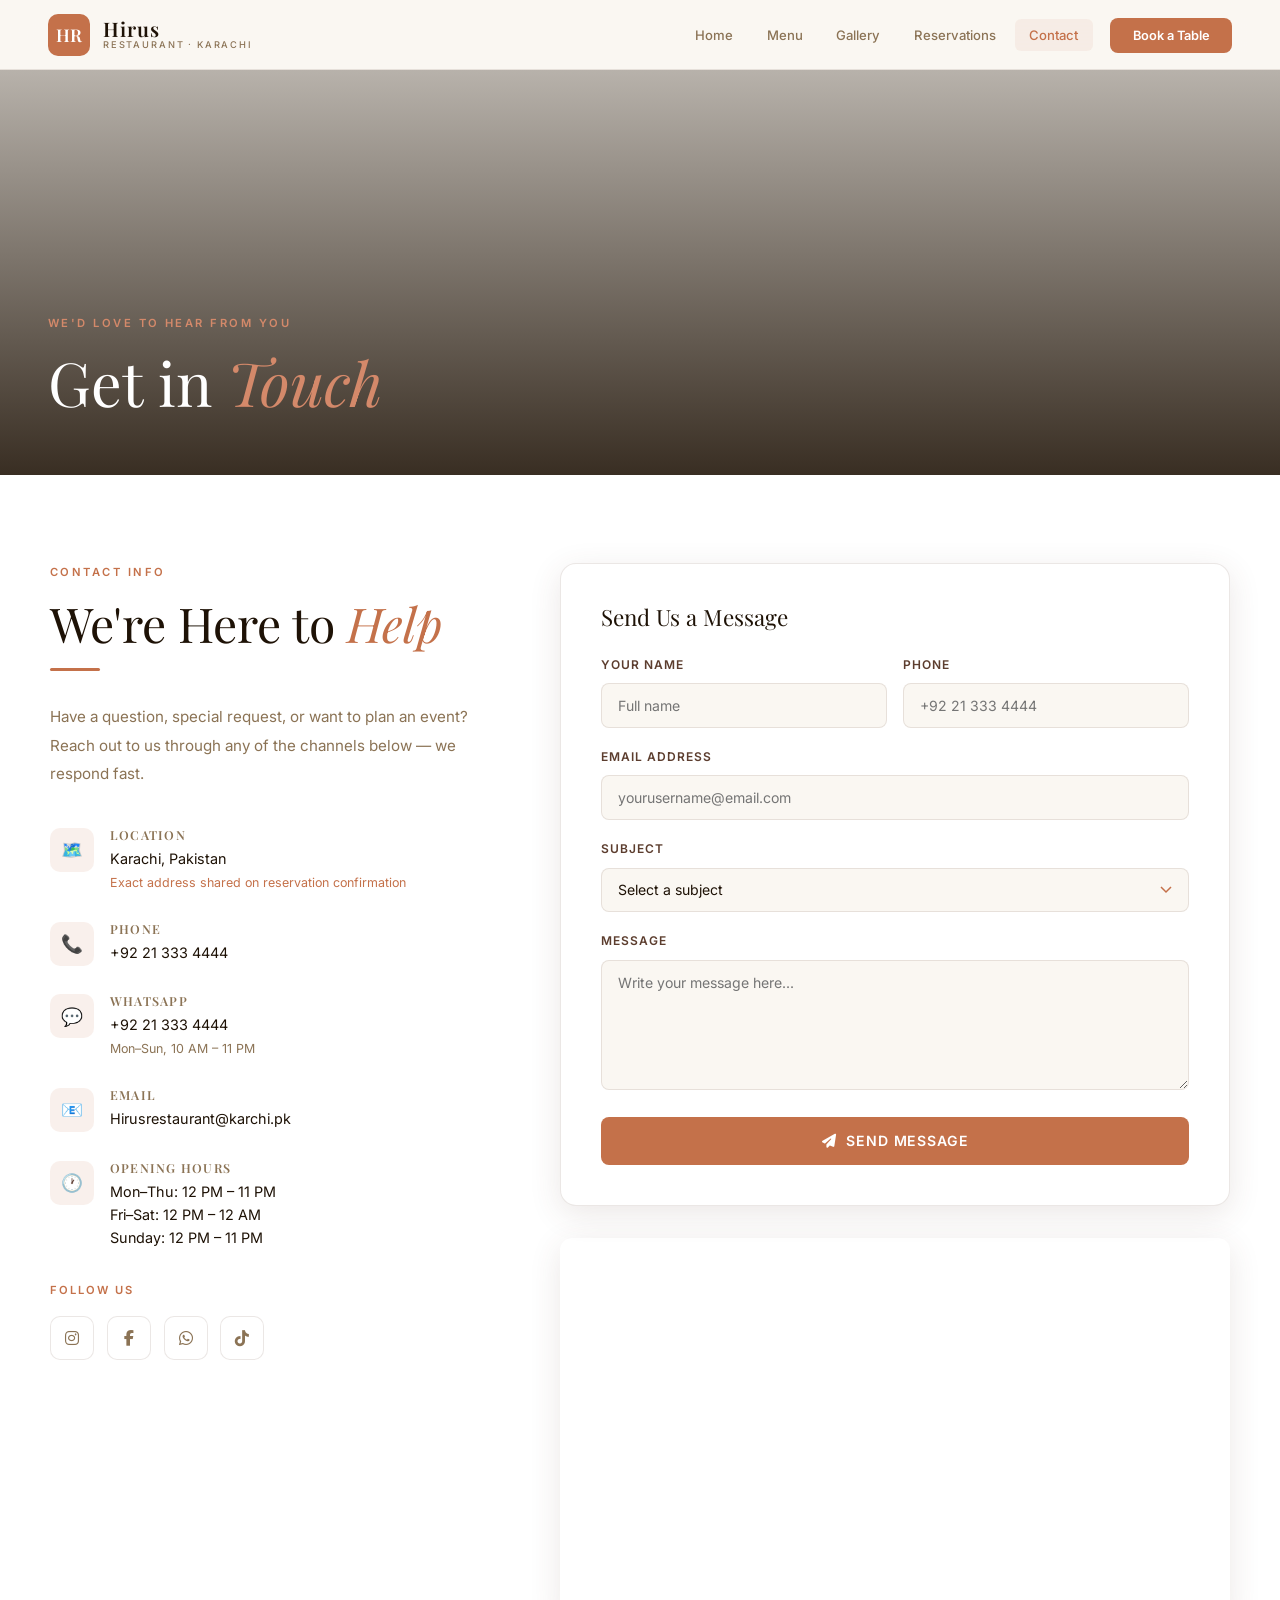
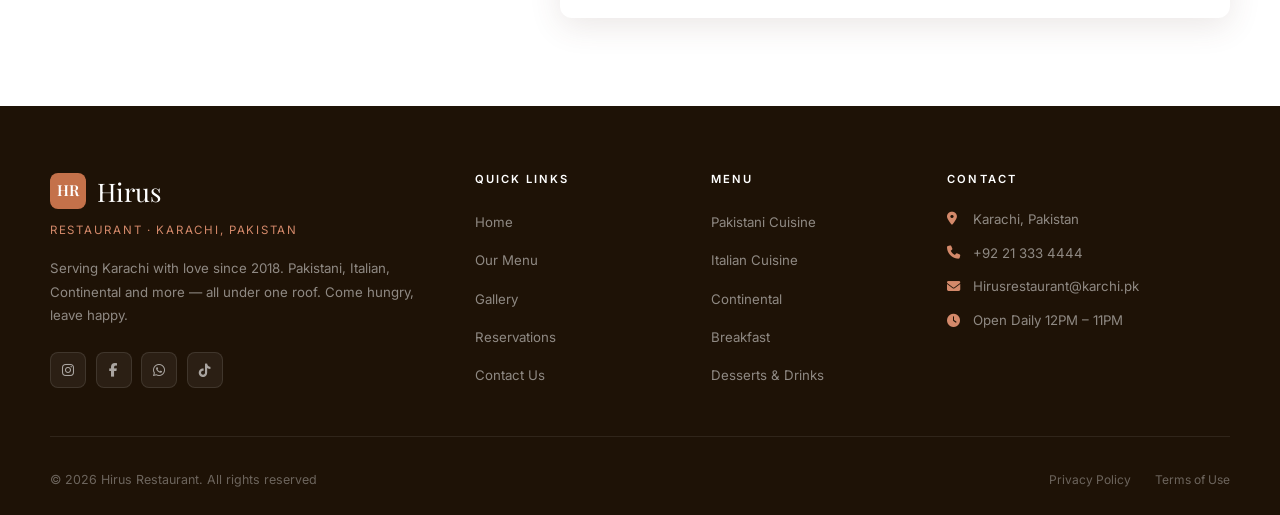
<file: contact.html>
<!DOCTYPE html>
<html lang="en">
<head>
  <meta charset="UTF-8" />
  <meta name="viewport" content="width=device-width, initial-scale=1.0" />
  <title>Contact — Hirus Restaurant Karachi</title>
  <link rel="stylesheet" href="style.css" />
  <link rel="stylesheet" href="https://cdnjs.cloudflare.com/ajax/libs/font-awesome/6.5.0/css/all.min.css" />
</head>
<body>

  <nav class="navbar scrolled" id="navbar">
    <a href="index.html" class="nav-logo">
      <div class="logo-icon">HR</div>
      <div class="logo-text"><span class="logo-name">Hirus</span><span class="logo-sub">Restaurant · Karachi</span></div>
    </a>
    <ul class="nav-links">
      <li><a href="index.html">Home</a></li>
      <li><a href="menu.html">Menu</a></li>
      <li><a href="gallery.html">Gallery</a></li>
      <li><a href="reservation.html">Reservations</a></li>
      <li><a href="contact.html" class="active">Contact</a></li>
      <li><a href="reservation.html" class="nav-book">Book a Table</a></li>
    </ul>
    <button class="hamburger" id="hamburger"><span></span><span></span><span></span></button>
  </nav>
  <div class="mobile-menu" id="mobileMenu">
    <a href="index.html">Home</a><a href="menu.html">Menu</a><a href="gallery.html">Gallery</a>
    <a href="reservation.html">Reservations</a><a href="contact.html">Contact</a>
    <a href="reservation.html" class="mobile-book">Book a Table</a>
  </div>

  <!-- hero -->
  <div class="page-hero">
    <div class="page-hero-bg" style="background-image:url('https://images.unsplash.com/photo-1424847651672-bf20a4b0982b?w=1800&q=80');"></div>
    <div class="page-hero-overlay"></div>
    <div class="page-hero-content">
      <span class="eyebrow" style="color:var(--terra-light);">We'd Love to Hear From You</span>
      <h1>Get in <em style="font-style:italic;color:var(--terra-light);">Touch</em></h1>
    </div>
  </div>

  <!-- contact Section -->
  <section class="section contact-section">
    <div class="section-inner">
      <div class="contact-grid">

        <!-- left Info -->
        <div class="reveal">
          <span class="eyebrow">Contact Info</span>
          <h2 class="section-title">We're Here to <em>Help</em></h2>
          <div class="divider divider-left" style="margin-bottom:2rem;"></div>
          <p class="section-body" style="margin-bottom:2.5rem;">
            Have a question, special request, or want to plan an event?
            Reach out to us through any of the channels below — we respond fast.
          </p>

          <div class="contact-item">
            <div class="contact-icon">​🗺️</div>
            <div>
              <h4>Location</h4>
              <p>Karachi, Pakistan<br/><span style="font-size:0.78rem;color:var(--terra);">Exact address shared on reservation confirmation</span></p>
            </div>
          </div>

          <div class="contact-item">
            <div class="contact-icon">📞</div>
            <div>
              <h4>Phone</h4>
              <p>+92 21 333 4444</p>
            </div>
          </div>

          <div class="contact-item">
            <div class="contact-icon">💬</div>
            <div>
              <h4>WhatsApp</h4>
              <p>+92 21 333 4444<br/><span style="font-size:0.78rem;color:var(--muted);">Mon–Sun, 10 AM – 11 PM</span></p>
            </div>
          </div>

          <div class="contact-item">
            <div class="contact-icon">📧</div>
            <div>
              <h4>Email</h4>
              <p>Hirusrestaurant@karchi.pk</p>
            </div>
          </div>

          <div class="contact-item">
            <div class="contact-icon">🕐</div>
            <div>
              <h4>Opening Hours</h4>
              <p>Mon–Thu: 12 PM – 11 PM<br/>Fri–Sat: 12 PM – 12 AM<br/>Sunday: 12 PM – 11 PM</p>
            </div>
          </div>

          <!-- social -->
          <div style="margin-top:2rem;">
            <p style="font-size:0.7rem;font-weight:600;letter-spacing:0.18em;text-transform:uppercase;color:var(--terra);margin-bottom:1rem;">Follow Us</p>
            <div class="social-links" style="gap:0.8rem;">
              <a href="#" class="social-link" style="width:44px;height:44px;border-radius:10px;border:1.5px solid var(--border);color:var(--muted);font-size:1rem;" aria-label="Instagram"><i class="fab fa-instagram"></i></a>
              <a href="#" class="social-link" style="width:44px;height:44px;border-radius:10px;border:1.5px solid var(--border);color:var(--muted);font-size:1rem;" aria-label="Facebook"><i class="fab fa-facebook-f"></i></a>
              <a href="#" class="social-link" style="width:44px;height:44px;border-radius:10px;border:1.5px solid var(--border);color:var(--muted);font-size:1rem;" aria-label="WhatsApp"><i class="fab fa-whatsapp"></i></a>
              <a href="#" class="social-link" style="width:44px;height:44px;border-radius:10px;border:1.5px solid var(--border);color:var(--muted);font-size:1rem;" aria-label="TikTok"><i class="fab fa-tiktok"></i></a>
            </div>
          </div>
        </div>

        <!-- right contact Form and Map -->
        <div class="reveal">
          <!-- Contact Form -->
          <div class="res-form-box" style="margin-bottom:2rem;">
            <h3 style="font-family:var(--font-display);font-size:1.4rem;margin-bottom:1.5rem;color:var(--dark);">Send Us a Message</h3>
            <div id="contactForm">
              <div class="form-row">
                <div class="form-group">
                  <label>Your Name</label>
                  <input type="text" id="cName" placeholder="Full name" />
                </div>
                <div class="form-group">
                  <label>Phone</label>
                  <input type="tel" id="cPhone" placeholder="+92 21 333 4444" />
                </div>
              </div>
              <div class="form-group">
                <label>Email Address</label>
                <input type="email" id="cEmail" placeholder="yourusername@email.com" />
              </div>
              <div class="form-group">
                <label>Subject</label>
                <select id="cSubject">
                  <option value="" disabled selected>Select a subject</option>
                  <option>General Inquiry</option>
                  <option>Table Reservation</option>
                  <option>Private Event / Party</option>
                  <option>Feedback</option>
                  <option>Corporate / Catering</option>
                  <option>Other</option>
                </select>
              </div>
              <div class="form-group">
                <label>Message</label>
                <textarea id="cMessage" placeholder="Write your message here..." style="min-height:130px;"></textarea>
              </div>
              <button class="form-submit" onclick="submitContact()">
                <i class="fas fa-paper-plane"></i> &nbsp;Send Message
              </button>
            </div>
            <div class="form-success" id="contactSuccess">
              <div class="check">✉️</div>
              <h3>Message Sent!</h3>
              <p>Thank you for reaching out. We'll get back to you within 24 hours. Looking forward to welcoming you at Hirus.</p>
            </div>
          </div>

          <!-- map -->
          <div class="map-embed">
            <iframe
              src="https://www.google.com/maps/embed?pb=!1m18!1m12!1m3!1d462143.2529218457!2d66.98282024999999!3d24.9008112!2m3!1f0!2f0!3f0!3m2!1i1024!2i768!4f13.1!3m3!1m2!1s0x3eb33e06651d4bbf%3A0x9cf92f44555a0c23!2sKarachi%2C%20Karachi%20City%2C%20Sindh%2C%20Pakistan!5e0!3m2!1sen!2s!4v1620000000000!5m2!1sen!2s"
              allowfullscreen=""
              loading="lazy"
              referrerpolicy="no-referrer-when-downgrade"
              title="Karachi, Pakistan"
            ></iframe>
          </div>
        </div>

      </div>
    </div>
  </section>

  <!-- footer -->
  <footer class="footer">
    <div class="footer-inner">
      <div class="footer-top">
        <div>
          <div class="footer-logo-name"><div class="footer-logo-icon">HR</div>Hirus</div>
          <div class="footer-tagline">Restaurant · Karachi, Pakistan</div>
          <p class="footer-about">Serving Karachi with love since 2018. Pakistani, Italian, Continental and more —
            all under one roof. Come hungry, leave happy.</p>
          <div class="social-links">
            <a href="#" class="social-link"><i class="fab fa-instagram"></i></a>
            <a href="#" class="social-link"><i class="fab fa-facebook-f"></i></a>
            <a href="#" class="social-link"><i class="fab fa-whatsapp"></i></a>
            <a href="#" class="social-link"><i class="fab fa-tiktok"></i></a>
          </div>
        </div>
        <div>
          <p class="footer-col-title">Quick Links</p>
          <ul class="footer-links">
            <li><a href="index.html">Home</a></li>
            <li><a href="menu.html">Our Menu</a></li>
            <li><a href="gallery.html">Gallery</a></li>
            <li><a href="reservation.html">Reservations</a></li>
            <li><a href="contact.html">Contact Us</a></li>
          </ul>
        </div>
        <div>
          <p class="footer-col-title">Menu</p>
          <ul class="footer-links">
            <li><a href="menu.html">Pakistani Cuisine</a></li>
            <li><a href="menu.html">Italian Cuisine</a></li>
            <li><a href="menu.html">Continental</a></li>
            <li><a href="menu.html">Breakfast</a></li>
            <li><a href="menu.html">Desserts & Drinks</a></li>
          </ul>
        </div>
        <div>
          <p class="footer-col-title">Contact</p>
          <div class="footer-contact-item"><i class="fas fa-map-marker-alt"></i> Karachi, Pakistan</div>
          <div class="footer-contact-item"><i class="fas fa-phone"></i> +92 21 333 4444</div>
          <div class="footer-contact-item"><i class="fas fa-envelope"></i> Hirusrestaurant@karchi.pk</div>
          <div class="footer-contact-item"><i class="fas fa-clock"></i> Open Daily 12PM – 11PM</div>
        </div>
      </div>
      <div class="footer-bottom">
        <p class="footer-copy">© 2026 Hirus Restaurant. All rights reserved</p>
        <div class="footer-bottom-links"><a href="#">Privacy Policy</a><a href="#">Terms of Use</a></div>
      </div>
    </div>
  </footer>

  <div class="toast" id="toast"><span class="toast-icon">⚠️</span><span id="toastMsg"></span></div>


  <script>
    const navbar = document.getElementById('navbar');
    window.addEventListener('scroll', () => navbar.classList.toggle('scrolled', window.scrollY > 60));
    const hamburger = document.getElementById('hamburger');
    const mobileMenu = document.getElementById('mobileMenu');
    hamburger.addEventListener('click', () => {
      hamburger.classList.toggle('active'); mobileMenu.classList.toggle('open');
      document.body.style.overflow = mobileMenu.classList.contains('open') ? 'hidden' : '';
    });
    mobileMenu.querySelectorAll('a').forEach(l => l.addEventListener('click', () => {
      hamburger.classList.remove('active'); mobileMenu.classList.remove('open'); document.body.style.overflow = '';
    }));

    function toggleFaq(el) {
      const isOpen = el.classList.contains('open');
      document.querySelectorAll('.faq-item').forEach(f => f.classList.remove('open'));
      if (!isOpen) el.classList.add('open');
    }

    function showToast(msg) {
      const t = document.getElementById('toast');
      document.getElementById('toastMsg').textContent = msg;
      t.classList.add('show');
      setTimeout(() => t.classList.remove('show'), 3500);
    }

    function submitContact() {
      const name    = document.getElementById('cName').value.trim();
      const email   = document.getElementById('cEmail').value.trim();
      const subject = document.getElementById('cSubject').value;
      const message = document.getElementById('cMessage').value.trim();

      if (!name)                           { showToast('Please enter your name.'); return; }
      if (!email || !email.includes('@'))  { showToast('Please enter a valid email.'); return; }
      if (!subject)                        { showToast('Please select a subject.'); return; }
      if (!message)                        { showToast('Please write your message.'); return; }

      document.getElementById('contactForm').style.display    = 'none';
      document.getElementById('contactSuccess').style.display = 'block';
    }

    function subscribeNews() {
      const e = document.getElementById('newsEmail').value.trim();
      if (!e || !e.includes('@')) return;
      document.getElementById('newsMsg').style.display = 'block';
      document.getElementById('newsEmail').value = '';
    }

    const ro = new IntersectionObserver(entries => {
      entries.forEach((e, i) => { if (e.isIntersecting) { setTimeout(() => e.target.classList.add('visible'), i * 100); ro.unobserve(e.target); } });
    }, { threshold: 0.1 });
    document.querySelectorAll('.reveal').forEach(el => ro.observe(el));
  </script>
</body>
</html>
</file>
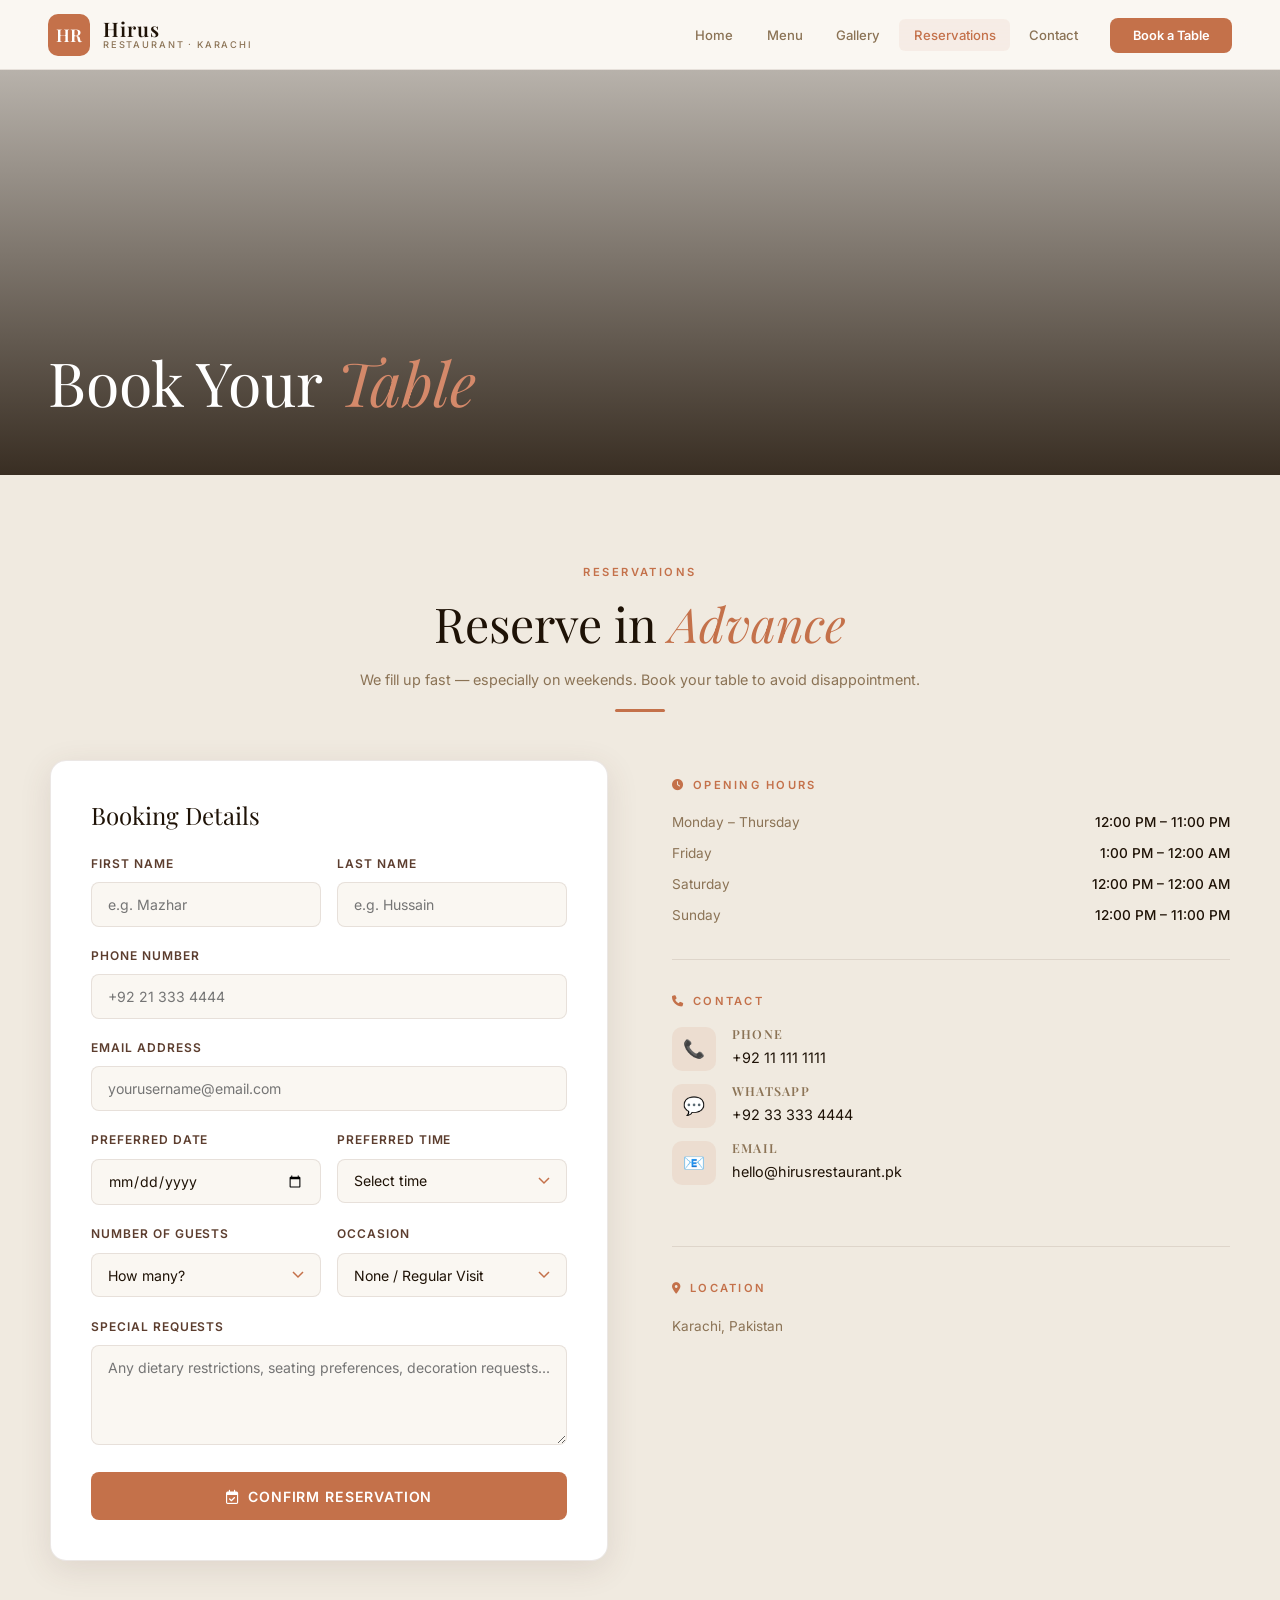
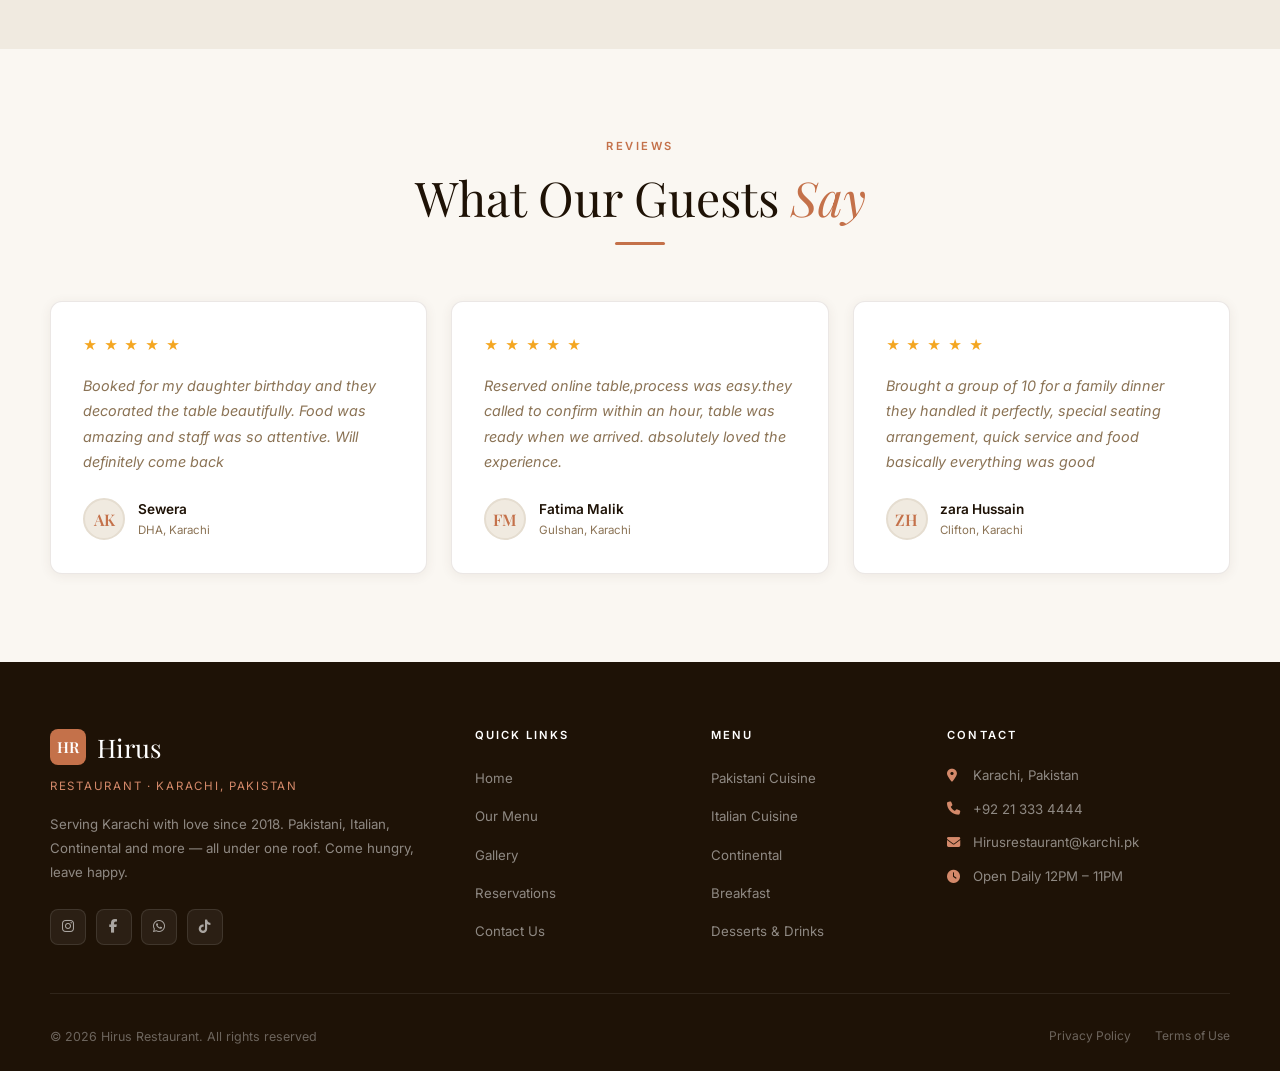
<file: reservation.html>
<!DOCTYPE html>
<html lang="en">
<head>
  <meta charset="UTF-8" />
  <meta name="viewport" content="width=device-width, initial-scale=1.0" />
  <title>reservations — Hirus Restaurant Karachi</title>
  <link rel="stylesheet" href="style.css" />
  <link rel="stylesheet" href="https://cdnjs.cloudflare.com/ajax/libs/font-awesome/6.5.0/css/all.min.css" />
</head>
<body>

  <nav class="navbar scrolled" id="navbar">
    <a href="index.html" class="nav-logo">
      <div class="logo-icon">HR</div>
      <div class="logo-text"><span class="logo-name">Hirus</span><span class="logo-sub">Restaurant · Karachi</span></div>
    </a>
    <ul class="nav-links">
      <li><a href="index.html">Home</a></li>
      <li><a href="menu.html">Menu</a></li>
      <li><a href="gallery.html">Gallery</a></li>
      <li><a href="reservation.html" class="active">Reservations</a></li>
      <li><a href="contact.html">Contact</a></li>
      <li><a href="reservation.html" class="nav-book">Book a Table</a></li>
    </ul>
    <button class="hamburger" id="hamburger"><span></span><span></span><span></span></button>
  </nav>
  <div class="mobile-menu" id="mobileMenu">
    <a href="index.html">Home</a><a href="menu.html">Menu</a><a href="gallery.html">Gallery</a>
    <a href="reservation.html">Reservations</a><a href="contact.html">Contact</a>
    <a href="reservation.html" class="mobile-book">Book a Table</a>
  </div>

  <!-- hero -->
  <div class="page-hero">
    <div class="page-hero-bg" style="background-image:url('https://images.unsplash.com/photo-1517248135467-4c7edcad34c4?w=1800&q=80');"></div>
    <div class="page-hero-overlay"></div>
    <div class="page-hero-content">
      <span class="eyebrow" style="color:var(--terra-light);"></span>
      <h1>Book Your <em style="font-style:italic;color:var(--terra-light);">Table</em></h1>
    </div>
  </div>

  <!-- reservation section -->
  <section class="section res-section">
    <div class="section-inner">
      <div class="section-header reveal" style="margin-bottom:3rem;">
        <span class="eyebrow">Reservations</span>
        <h2 class="section-title">Reserve in <em>Advance</em></h2>
        <p style="font-size:0.9rem;color:var(--muted);margin-top:0.8rem;">We fill up fast — especially on weekends. Book your table to avoid disappointment.</p>
        <div class="divider"></div>
      </div>

      <div class="res-grid">
        <!-- FORM -->
        <div class="res-form-box reveal">
          <h3 style="font-family:var(--font-display);font-size:1.5rem;margin-bottom:1.5rem;color:var(--dark);">Booking Details</h3>
          <div id="resForm">
            <div class="form-row">
              <div class="form-group">
                <label>First Name</label>
                <input type="text" id="firstName" placeholder="e.g. Mazhar" />
              </div>
              <div class="form-group">
                <label>Last Name</label>
                <input type="text" id="lastName" placeholder="e.g. Hussain" />
              </div>
            </div>
            <div class="form-group">
              <label>Phone Number</label>
              <input type="tel" id="phone" placeholder="+92 21 333 4444" />
            </div>
            <div class="form-group">
              <label>Email Address</label>
              <input type="email" id="email" placeholder="yourusername@email.com" />
            </div>
            <div class="form-row">
              <div class="form-group">
                <label>Preferred Date</label>
                <input type="date" id="resDate" class="form-input" />
              </div>
              <div class="form-group">
                <label>Preferred Time</label>
                <select id="resTime">
                  <option value="" disabled selected>Select time</option>
                  <option>12:00 PM</option>
                  <option>1:00 PM</option>
                  <option>2:00 PM</option>
                  <option>6:00 PM</option>
                  <option>7:00 PM</option>
                  <option>8:00 PM</option>
                  <option>9:00 PM</option>
                  <option>10:00 PM</option>
                </select>
              </div>
            </div>
            <div class="form-row">
              <div class="form-group">
                <label>Number of Guests</label>
                <select id="resGuests">
                  <option value="" disabled selected>How many?</option>
                  <option>1 Person</option>
                  <option>2 People</option>
                  <option>3 People</option>
                  <option>4 People</option>
                  <option>5 People</option>
                  <option>6 People</option>
                  <option>7+ People (call us)</option>
                </select>
              </div>
              <div class="form-group">
                <label>Occasion</label>
                <select id="resOccasion">
                  <option value="">None / Regular Visit</option>
                  <option>Birthday Party</option>
                  <option>Anniversary </option>
                  <option>Date Night </option>
                  <option>Family Dinner </option>
                  <option>Business Lunch</option>
                  <option>Other</option>
                </select>
              </div>
            </div>
            <div class="form-group">
              <label>Special Requests</label>
              <textarea id="resRequests" placeholder="Any dietary restrictions, seating preferences, decoration requests..."></textarea>
            </div>
            <button class="form-submit" onclick="submitRes()">
              <i class="far fa-calendar-check"></i> &nbsp;Confirm Reservation
            </button>
          </div>

          <div class="form-success" id="resSuccess">
            <div class="check"></div>
            <h3>You're All Set!</h3>
            <p>We've received your reservation request. Our team will call you within 1 hour to confirm. See you at Hirus.</p>
          </div>
        </div>

        <!--info -->
        <div class="res-info reveal">
          <div class="res-info-block">
            <div class="res-info-label"><i class="fas fa-clock" style="margin-right:0.5rem;"></i>Opening Hours</div>
            <div class="hours-list">
              <div class="hours-row"><span class="day">Monday – Thursday</span><span class="time">12:00 PM – 11:00 PM</span></div>
              <div class="hours-row"><span class="day">Friday</span><span class="time">1:00 PM – 12:00 AM</span></div>
              <div class="hours-row"><span class="day">Saturday</span><span class="time">12:00 PM – 12:00 AM</span></div>
              <div class="hours-row"><span class="day">Sunday</span><span class="time">12:00 PM – 11:00 PM</span></div>
            </div>
          </div>

          <div class="res-info-block">
            <div class="res-info-label"><i class="fas fa-phone" style="margin-right:0.5rem;"></i>Contact</div>
            <div class="contact-item" style="margin-bottom:0.8rem;">
              <div class="contact-icon">📞</div>
              <div><h4>Phone</h4><p>+92 11 111 1111</p></div>
            </div>
            <div class="contact-item" style="margin-bottom:0.8rem;">
              <div class="contact-icon">💬</div>
              <div><h4>WhatsApp</h4><p>+92 33 333 4444</p></div>
            </div>
            <div class="contact-item">
              <div class="contact-icon">📧</div>
              <div><h4>Email</h4><p>hello@hirusrestaurant.pk</p></div>
            </div>
          </div>

          <div class="res-info-block" style="border:none;">
            <div class="res-info-label"><i class="fas fa-map-marker-alt" style="margin-right:0.5rem;"></i>Location</div>
            <p style="font-size:0.85rem;color:var(--muted);line-height:1.8;">Karachi, Pakistan<br/>
            <span style="color:var(--terra);font-weight:500;">
          </div>
        </div>
      </div>
    </div>
  </section>

  <!-- testimonals -->
  <section class="section testi-section">
    <div class="section-inner">
      <div class="section-header reveal">
        <span class="eyebrow">Reviews</span>
        <h2 class="section-title">What Our Guests <em>Say</em></h2>
        <div class="divider"></div>
      </div>
      <div class="testi-grid">
        <div class="testi-card reveal">
          <div class="testi-stars">★ ★ ★ ★ ★</div>
          <p class="testi-text">Booked for my daughter birthday and they decorated the table beautifully. Food was amazing and staff was so attentive. Will definitely come back</p>
          <div class="testi-author">
            <div class="testi-avatar">AK</div>
            <div><div class="testi-name">Sewera</div><div class="testi-loc">DHA, Karachi</div></div>
          </div>
        </div>
        <div class="testi-card reveal">
          <div class="testi-stars">★ ★ ★ ★ ★</div>
          <p class="testi-text">Reserved online table,process was easy.they called to confirm within an hour, table was ready when we arrived. absolutely loved the experience.</p>
          <div class="testi-author">
            <div class="testi-avatar">FM</div>
            <div><div class="testi-name">Fatima Malik</div><div class="testi-loc">Gulshan, Karachi</div></div>
          </div>
        </div>
        <div class="testi-card reveal">
          <div class="testi-stars">★ ★ ★ ★ ★</div>
          <p class="testi-text">Brought a group of 10 for a family dinner they handled it perfectly, special seating arrangement, quick service and food basically everything was good</p>
          <div class="testi-author">
            <div class="testi-avatar">ZH</div>
            <div><div class="testi-name">zara Hussain</div><div class="testi-loc">Clifton, Karachi</div></div>
          </div>
        </div>
      </div>
    </div>
  </section>


  <!-- footer -->
  <footer class="footer">
    <div class="footer-inner">
      <div class="footer-top">
        <div>
          <div class="footer-logo-name"><div class="footer-logo-icon">HR</div>Hirus</div>
          <div class="footer-tagline">Restaurant · Karachi, Pakistan</div>
          <p class="footer-about">Serving Karachi with love since 2018. Pakistani, Italian, Continental and more —
            all under one roof. Come hungry, leave happy.</p>
          <div class="social-links">
            <a href="#" class="social-link"><i class="fab fa-instagram"></i></a>
            <a href="#" class="social-link"><i class="fab fa-facebook-f"></i></a>
            <a href="#" class="social-link"><i class="fab fa-whatsapp"></i></a>
            <a href="#" class="social-link"><i class="fab fa-tiktok"></i></a>
          </div>
        </div>
        <div>
          <p class="footer-col-title">Quick Links</p>
          <ul class="footer-links">
            <li><a href="index.html">Home</a></li>
            <li><a href="menu.html">Our Menu</a></li>
            <li><a href="gallery.html">Gallery</a></li>
            <li><a href="reservation.html">Reservations</a></li>
            <li><a href="contact.html">Contact Us</a></li>
          </ul>
        </div>
        <div>
          <p class="footer-col-title">Menu</p>
          <ul class="footer-links">
            <li><a href="menu.html">Pakistani Cuisine</a></li>
            <li><a href="menu.html">Italian Cuisine</a></li>
            <li><a href="menu.html">Continental</a></li>
            <li><a href="menu.html">Breakfast</a></li>
            <li><a href="menu.html">Desserts & Drinks</a></li>
          </ul>
        </div>
        <div>
          <p class="footer-col-title">Contact</p>
          <div class="footer-contact-item"><i class="fas fa-map-marker-alt"></i> Karachi, Pakistan</div>
          <div class="footer-contact-item"><i class="fas fa-phone"></i>+92 21 333 4444</div>
          <div class="footer-contact-item"><i class="fas fa-envelope"></i> Hirusrestaurant@karchi.pk</div>
          <div class="footer-contact-item"><i class="fas fa-clock"></i> Open Daily 12PM – 11PM</div>
        </div>
      </div>
      <div class="footer-bottom">
        <p class="footer-copy">© 2026 Hirus Restaurant. All rights reserved</p>
        <div class="footer-bottom-links"><a href="#">Privacy Policy</a><a href="#">Terms of Use</a></div>
      </div>
    </div>
  </footer>

  <div class="toast" id="toast"><span class="toast-icon">⚠️</span><span id="toastMsg"></span></div>
  
   <!--  js -->
  <script>
    const navbar = document.getElementById('navbar');
    window.addEventListener('scroll', () => navbar.classList.toggle('scrolled', window.scrollY > 60));
    const hamburger = document.getElementById('hamburger');
    const mobileMenu = document.getElementById('mobileMenu');
    hamburger.addEventListener('click', () => {
      hamburger.classList.toggle('active'); mobileMenu.classList.toggle('open');
      document.body.style.overflow = mobileMenu.classList.contains('open') ? 'hidden' : '';
    });
    mobileMenu.querySelectorAll('a').forEach(l => l.addEventListener('click', () => {
      hamburger.classList.remove('active'); mobileMenu.classList.remove('open'); document.body.style.overflow = '';
    }));

    // Set min date
    const d = new Date();
    document.getElementById('resDate').min = d.toISOString().split('T')[0];

    function showToast(msg) {
      const t = document.getElementById('toast');
      document.getElementById('toastMsg').textContent = msg;
      t.classList.add('show');
      setTimeout(() => t.classList.remove('show'), 3500);
    }

    function submitRes() {
      const fn    = document.getElementById('firstName').value.trim();
      const ln    = document.getElementById('lastName').value.trim();
      const phone = document.getElementById('phone').value.trim();
      const email = document.getElementById('email').value.trim();
      const date  = document.getElementById('resDate').value;
      const time  = document.getElementById('resTime').value;
      const guests= document.getElementById('resGuests').value;

      if (!fn || !ln)                       { showToast('Please enter your full name.'); return; }
      if (!phone)                           { showToast('Please enter your phone number.'); return; }
      if (!email || !email.includes('@'))   { showToast('Please enter a valid email.'); return; }
      if (!date)                            { showToast('Please select a date.'); return; }
      if (!time)                            { showToast('Please select a time.'); return; }
      if (!guests)                          { showToast('Please select number of guests.'); return; }

      const sel = new Date(date), today = new Date();
      today.setHours(0,0,0,0);
      if (sel < today) { showToast('Please choose a future date.'); return; }

      document.getElementById('resForm').style.display    = 'none';
      document.getElementById('resSuccess').style.display = 'block';
    }

    function subscribeNews() {
      const e = document.getElementById('newsEmail').value.trim();
      if (!e || !e.includes('@')) return;
      document.getElementById('newsMsg').style.display = 'block';
      document.getElementById('newsEmail').value = '';
    }

    const ro = new IntersectionObserver(entries => {
      entries.forEach((e, i) => { if (e.isIntersecting) { setTimeout(() => e.target.classList.add('visible'), i * 100); ro.unobserve(e.target); } });
    }, { threshold: 0.1 });
    document.querySelectorAll('.reveal').forEach(el => ro.observe(el));
  </script>
</body>
</html>
</file>
<file: style.css>
/* hirus style */
@import url('https://fonts.googleapis.com/css2?family=Playfair+Display:ital,wght@0,400;0,600;1,400&family=Inter:wght@300;400;500;600&display=swap');

/*────────────reset─ */
*, *::before, *::after { margin: 0; padding: 0; box-sizing: border-box; }

:root {
  --cream:       #FAF7F2;
  --beige:       #F0EAE0;
  --beige-dark:  #E5DDD0;
  --brown:       #5C3D2E;
  --terra:       #C4714A;
  --terra-light: #D4896A;
  --dark:        #1E1206;
  --muted:       #8B7355;
  --white:       #FFFFFF;
  --border:      rgba(92,61,46,0.12);
  --font-display: 'Playfair Display', serif;
  --font-body:    'Inter', sans-serif;
  --shadow-sm:   0 2px 12px rgba(92,61,46,0.08);
  --shadow-md:   0 8px 32px rgba(92,61,46,0.12);
  --shadow-lg:   0 20px 60px rgba(92,61,46,0.15);
  --transition:  0.3s ease;
  --radius:      8px;
}

html { scroll-behavior: smooth; font-size: 16px; }

body {
  background-color: var(--cream);
  color: var(--dark);
  font-family: var(--font-body);
  font-weight: 400;
  line-height: 1.7;
  overflow-x: hidden;
}

img { display: block; width: 100%; object-fit: cover; }
a  { text-decoration: none; color: inherit; }
ul { list-style: none; }

/* ─── scolling effect─────── */
::-webkit-scrollbar { width: 5px; }
::-webkit-scrollbar-track { background: var(--beige); }
::-webkit-scrollbar-thumb { background: var(--terra); border-radius: 3px; }

/* ─── typography ─────────────────────────────── */
h1, h2, h3, h4 {
  font-family: var(--font-display);
  font-weight: 400;
  line-height: 1.2;
  color: var(--dark);
}

.eyebrow {
  font-family: var(--font-body);
  font-size: 0.7rem;
  font-weight: 600;
  letter-spacing: 0.22em;
  text-transform: uppercase;
  color: var(--terra);
  display: block;
  margin-bottom: 0.8rem;
}

.section-title {
  font-size: clamp(1.9rem, 4vw, 3rem);
  margin-bottom: 1rem;
  color: var(--dark);
}

.section-title em { font-style: italic; color: var(--terra); }

.section-body {
  font-size: 0.95rem;
  color: var(--muted);
  line-height: 1.85;
  max-width: 520px;
}

/* ─── buttons ──────── */
.btn-primary {
  display: inline-flex;
  align-items: center;
  gap: 0.5rem;
  padding: 0.85rem 2rem;
  background: var(--terra);
  color: var(--white);
  font-family: var(--font-body);
  font-size: 0.82rem;
  font-weight: 600;
  letter-spacing: 0.08em;
  border: none;
  border-radius: var(--radius);
  cursor: pointer;
  transition: var(--transition);
  text-transform: uppercase;
}

.btn-primary:hover {
  background: var(--brown);
  transform: translateY(-2px);
  box-shadow: var(--shadow-md);
}

.btn-outline {
  display: inline-flex;
  align-items: center;
  gap: 0.5rem;
  padding: 0.85rem 2rem;
  background: transparent;
  color: var(--terra);
  font-family: var(--font-body);
  font-size: 0.82rem;
  font-weight: 600;
  letter-spacing: 0.08em;
  border: 2px solid var(--terra);
  border-radius: var(--radius);
  cursor: pointer;
  transition: var(--transition);
  text-transform: uppercase;
}

.btn-outline:hover {
  background: var(--terra);
  color: var(--white);
  transform: translateY(-2px);
}

.btn-white {
  display: inline-flex;
  align-items: center;
  gap: 0.5rem;
  padding: 0.85rem 2rem;
  background: var(--white);
  color: var(--terra);
  font-family: var(--font-body);
  font-size: 0.82rem;
  font-weight: 600;
  letter-spacing: 0.08em;
  border: none;
  border-radius: var(--radius);
  cursor: pointer;
  transition: var(--transition);
  text-transform: uppercase;
}

.btn-white:hover {
  background: var(--cream);
  transform: translateY(-2px);
}

/* ─── navbar────── */
.navbar {
  position: fixed;
  top: 0; left: 0; right: 0;
  z-index: 1000;
  background: rgba(250,247,242,0.92);
  backdrop-filter: blur(16px);
  -webkit-backdrop-filter: blur(16px);
  border-bottom: 1px solid var(--border);
  padding: 0 3rem;
  height: 70px;
  display: flex;
  align-items: center;
  justify-content: space-between;
  transition: box-shadow 0.3s ease;
}

.navbar.scrolled { box-shadow: var(--shadow-sm); }

/* logo */
.nav-logo {
  display: flex;
  align-items: center;
  gap: 0.8rem;
  text-decoration: none;
}

.logo-icon {
  width: 42px;
  height: 42px;
  background: var(--terra);
  border-radius: 10px;
  display: flex;
  align-items: center;
  justify-content: center;
  font-family: var(--font-display);
  font-size: 1.1rem;
  font-weight: 600;
  color: var(--white);
  letter-spacing: -0.02em;
  flex-shrink: 0;
}

.logo-text { display: flex; flex-direction: column; line-height: 1.1; }

.logo-name {
  font-family: var(--font-display);
  font-size: 1.25rem;
  font-weight: 600;
  color: var(--dark);
  letter-spacing: 0.05em;
}

.logo-sub {
  font-size: 0.58rem;
  font-weight: 500;
  letter-spacing: 0.2em;
  text-transform: uppercase;
  color: var(--muted);
}

/* nav links */
.nav-links {
  display: flex;
  align-items: center;
  gap: 0.3rem;
}

.nav-links a {
  font-size: 0.82rem;
  font-weight: 500;
  color: var(--muted);
  padding: 0.5rem 0.9rem;
  border-radius: 6px;
  transition: var(--transition);
  position: relative;
}

.nav-links a:hover,
.nav-links a.active {
  color: var(--terra);
  background: rgba(196,113,74,0.08);
}

.nav-book {
  margin-left: 0.8rem;
  padding: 0.6rem 1.4rem !important;
  background: var(--terra) !important;
  color: var(--white) !important;
  border-radius: var(--radius) !important;
  font-weight: 600 !important;
  font-size: 0.8rem !important;
}

.nav-book:hover {
  background: var(--brown) !important;
  color: var(--white) !important;
}

/* humbergr */
.hamburger {
  display: none;
  flex-direction: column;
  justify-content: center;
  align-items: center;
  width: 40px;
  height: 40px;
  background: var(--beige);
  border: none;
  border-radius: 8px;
  cursor: pointer;
  gap: 5px;
  transition: var(--transition);
}

.hamburger:hover { background: var(--beige-dark); }

.hamburger span {
  display: block;
  width: 20px;
  height: 2px;
  background: var(--brown);
  border-radius: 2px;
  transition: var(--transition);
}

.hamburger.active { background: var(--terra); }
.hamburger.active span { background: var(--white); }
.hamburger.active span:nth-child(1) { transform: translateY(7px) rotate(45deg); }
.hamburger.active span:nth-child(2) { opacity: 0; transform: scaleX(0); }
.hamburger.active span:nth-child(3) { transform: translateY(-7px) rotate(-45deg); }

/* Mobile menu */
.mobile-menu {
  position: fixed;
  inset: 0;
  background: var(--cream);
  z-index: 999;
  display: flex;
  flex-direction: column;
  align-items: center;
  justify-content: center;
  gap: 0.5rem;
  transform: translateY(-100%);
  transition: transform 0.45s cubic-bezier(0.77,0,0.175,1);
  padding: 2rem;
}

.mobile-menu.open { transform: translateY(0); }

.mobile-menu a {
  font-family: var(--font-display);
  font-size: 2rem;
  color: var(--dark);
  padding: 0.6rem 2rem;
  border-radius: var(--radius);
  transition: var(--transition);
  width: 100%;
  text-align: center;
}

.mobile-menu a:hover { color: var(--terra); background: var(--beige); }

.mobile-book {
  margin-top: 1rem;
  background: var(--terra) !important;
  color: var(--white) !important;
  font-size: 1rem !important;
  font-family: var(--font-body) !important;
  font-weight: 600;
}

/* ─page top paddinf */
.page-top { padding-top: 70px; }

/* ─── hero */
.hero {
  position: relative;
  min-height: 92vh;
  display: flex;
  align-items: center;
  overflow: hidden;
  background: var(--beige);
}

.hero-bg {
  position: absolute;
  inset: 0;
  background-image: url('https://images.unsplash.com/photo-1414235077428-338989a2e8c0?w=1800&q=85');
  background-size: cover;
  background-position: center;
}

.hero-overlay {
  position: absolute;
  inset: 0;
  background: linear-gradient(
    105deg,
    rgba(250,247,242,0.97) 0%,
    rgba(250,247,242,0.88) 42%,
    rgba(250,247,242,0.25) 100%
  );
}

.hero-content {
  position: relative;
  z-index: 2;
  padding: 5rem 3rem 4rem;
  max-width: 620px;
}

.hero-badge {
  display: inline-flex;
  align-items: center;
  gap: 0.5rem;
  background: rgba(196,113,74,0.1);
  border: 1px solid rgba(196,113,74,0.25);
  padding: 0.45rem 1rem;
  border-radius: 50px;
  font-size: 0.72rem;
  font-weight: 600;
  letter-spacing: 0.1em;
  text-transform: uppercase;
  color: var(--terra);
  margin-bottom: 1.5rem;
}

.hero-badge span { font-size: 0.85rem; }

.hero-title {
  font-size: clamp(2.6rem, 5.5vw, 4.2rem);
  line-height: 1.1;
  margin-bottom: 1.4rem;
  color: var(--dark);
}

.hero-title em {
  font-style: italic;
  color: var(--terra);
  display: block;
}

.hero-subtitle {
  font-size: 1rem;
  color: var(--muted);
  margin-bottom: 2.2rem;
  max-width: 460px;
  line-height: 1.8;
}

.hero-buttons {
  display: flex;
  gap: 1rem;
  flex-wrap: wrap;
  margin-bottom: 3rem;
}

.hero-stats {
  display: flex;
  gap: 2.5rem;
  padding-top: 2rem;
  border-top: 1px solid var(--border);
}

.hero-stat .num {
  font-family: var(--font-display);
  font-size: 1.8rem;
  color: var(--terra);
  line-height: 1;
}

.hero-stat .lbl {
  font-size: 0.72rem;
  color: var(--muted);
  margin-top: 3px;
  font-weight: 500;
}

/* ─── section shared*/
.section {
  padding: 5.5rem 3rem;
}

.section-inner {
  max-width: 1180px;
  margin: 0 auto;
}

.section-header {
  text-align: center;
  max-width: 580px;
  margin: 0 auto 3.5rem;
}

.divider {
  width: 50px;
  height: 3px;
  background: var(--terra);
  border-radius: 2px;
  margin: 1rem auto 0;
}

.divider-left {
  margin-left: 0;
}

/* ──about section*/
.about-section { background: var(--white); }

.about-grid {
  display: grid;
  grid-template-columns: 1fr 1fr;
  gap: 5rem;
  align-items: center;
}


/*relative image logic 
   developer : Hira Naz
   fb and insta : myra_dev*/
.about-imgs {
  position: relative;
}

.about-img-main {
  width: 100%;
  height: 500px;
  border-radius: 12px;
  object-fit: cover;
}

.about-img-small {
  position: absolute;
  bottom: -2rem;
  right: -2rem;
  width: 45%;
  height: 200px;
  border-radius: 10px;
  border: 5px solid var(--white);
  object-fit: cover;
  box-shadow: var(--shadow-lg);
}

.about-since {
  position: absolute;
  top: 1.5rem;
  left: -1.5rem;
  background: var(--terra);
  color: var(--white);
  padding: 1.2rem;
  border-radius: 12px;
  text-align: center;
  box-shadow: var(--shadow-md);
  min-width: 90px;
}

.about-since .yr { font-family: var(--font-display); font-size: 1.6rem; line-height: 1; }
.about-since .est { font-size: 0.6rem; font-weight: 600; letter-spacing: 0.15em; text-transform: uppercase; opacity: 0.85; margin-top: 3px; }

.about-features {
  display: grid;
  grid-template-columns: 1fr 1fr;
  gap: 1rem;
  margin: 2rem 0;
}

.about-feat {
  display: flex;
  align-items: flex-start;
  gap: 0.7rem;
  padding: 1rem;
  background: var(--cream);
  border-radius: var(--radius);
  border: 1px solid var(--border);
}

.about-feat-icon {
  font-size: 1.3rem;
  flex-shrink: 0;
}

.about-feat-text strong {
  display: block;
  font-size: 0.82rem;
  font-weight: 600;
  color: var(--dark);
  margin-bottom: 2px;
}

.about-feat-text span {
  font-size: 0.75rem;
  color: var(--muted);
}

/* ─── catelgories menu */
.menu-section { background: var(--cream); }

.menu-tabs {
  display: flex;
  gap: 0.5rem;
  margin-bottom: 2.5rem;
  flex-wrap: wrap;
  justify-content: center;
}

.menu-tab {
  padding: 0.6rem 1.4rem;
  font-size: 0.8rem;
  font-weight: 600;
  letter-spacing: 0.06em;
  background: var(--white);
  border: 1.5px solid var(--border);
  color: var(--muted);
  border-radius: 50px;
  cursor: pointer;
  transition: var(--transition);
  font-family: var(--font-body);
  display: flex;
  align-items: center;
  gap: 0.4rem;
}

.menu-tab:hover,
.menu-tab.active {
  background: var(--terra);
  border-color: var(--terra);
  color: var(--white);
}

.menu-content { display: none; }
.menu-content.active { display: block; }

.menu-grid {
  display: grid;
  grid-template-columns: repeat(3, 1fr);
  gap: 1.5rem;
}

.menu-card {
  background: var(--white);
  border-radius: 12px;
  overflow: hidden;
  border: 1px solid var(--border);
  transition: var(--transition);
  box-shadow: var(--shadow-sm);
}

.menu-card:hover {
  transform: translateY(-4px);
  box-shadow: var(--shadow-md);
}

.menu-card-img {
  width: 100%;
  height: 200px;
  object-fit: cover;
}

.menu-card-body { padding: 1.2rem; }

.menu-card-tag {
  font-size: 0.65rem;
  font-weight: 600;
  letter-spacing: 0.15em;
  text-transform: uppercase;
  color: var(--terra);
  margin-bottom: 0.4rem;
  display: block;
}

.menu-card-name {
  font-family: var(--font-display);
  font-size: 1.1rem;
  color: var(--dark);
  margin-bottom: 0.4rem;
}

.menu-card-desc {
  font-size: 0.8rem;
  color: var(--muted);
  line-height: 1.6;
  margin-bottom: 0.9rem;
}

.menu-card-footer {
  display: flex;
  justify-content: space-between;
  align-items: center;
}

.menu-card-price {
  font-family: var(--font-display);
  font-size: 1.2rem;
  color: var(--terra);
  font-weight: 600;
}

.menu-card-btn {
  padding: 0.4rem 0.9rem;
  background: var(--cream);
  border: 1.5px solid var(--border);
  color: var(--brown);
  font-size: 0.72rem;
  font-weight: 600;
  border-radius: 6px;
  cursor: pointer;
  transition: var(--transition);
  font-family: var(--font-body);
  transform: translateY(-2px);
}

.menu-card-btn:hover {
  background: var(--terra);
  border-color: var(--terra);
  color: var(--white);
}

.menu-card-btn:active {
    transform: scale(0.96);
}


/* ─slecial banner */
.specials-banner {
  /* pofessional background look which i saw on linkedin posts */
background: linear-gradient(135deg, rgba(0,0,0,0.15) 0%, transparent 100%), var(--brown);
  padding: 4rem 1.5rem;
  text-align: center;
  border-radius: 16px;
margin: 2rem 1rem; 
}

.specials-banner h2 {
  color: var(--white);
  font-size: clamp(1.8rem, 3.5vw, 2.6rem);
  margin-bottom: 0.8rem;
}

.specials-banner h2 em { color: var(--terra-light); }

.specials-banner p {
  color: rgba(255,255,255,0.7);
  font-size: 0.95rem;
  margin-bottom: 2rem;
}

/* ───why  us  section ──────── */
.why-section { background: var(--beige); }

.why-grid {
  display: grid;
  grid-template-columns: repeat(4, 1fr);
  gap: 1.5rem;
}

.why-card {
  background: var(--white);
  padding: 2rem 1.5rem;
  border-radius: 12px;
  text-align: center;
  border: 1px solid var(--border);
  transition: var(--transition);
}

.why-card:hover {
  transform: translateY(-4px);
  box-shadow: var(--shadow-md);
  border-color: var(--terra);
}

.why-icon {
  font-size: 2.2rem;
  margin-bottom: 1rem;
  display: block;
}

.why-card h3 {
  font-family: var(--font-display);
  font-size: 1.05rem;
  margin-bottom: 0.5rem;
  color: var(--dark);
}

.why-card p {
  font-size: 0.82rem;
  color: var(--muted);
  line-height: 1.7;
}

/* ──────gallery─── */
.gallery-section { background: var(--white); }

.gallery-grid {
  display: grid;
  grid-template-columns: repeat(3, 1fr);
  grid-template-rows: auto auto;
  gap: 1rem;
}

.gallery-item {
  position: relative;
  overflow: hidden;
  border-radius: 10px;
  cursor: pointer;
}

.gallery-item:first-child {
  grid-row: span 2;
}

.gallery-item img {
  width: 100%;
  height: 220px;
  object-fit: cover;
  transition: transform 0.5s ease;
  display: block;
}

.gallery-item:first-child img { height: 100%; min-height: 456px; }

.gallery-item:hover img { transform: scale(1.06); }

.gallery-overlay {
  position: absolute;
  inset: 0;
  background: rgba(92,61,46,0.55);
  display: flex;
  align-items: center;
  justify-content: center;
  opacity: 0;
  transition: opacity 0.35s;
}

.gallery-item:hover .gallery-overlay { opacity: 1; }

.gallery-overlay span {
  font-size: 1.8rem;
  color: var(--white);
}

/* lightbox */
.lightbox {
  position: fixed;
  inset: 0;
  background: rgba(30,18,6,0.96);
  z-index: 3000;
  display: none;
  align-items: center;
  justify-content: center;
}

.lightbox.open { display: flex; }

.lightbox-img {
  max-width: 90vw;
  max-height: 88vh;
  object-fit: contain;
  border-radius: 8px;
}

.lightbox-close {
  position: absolute;
  top: 1.5rem; right: 1.5rem;
  width: 44px; height: 44px;
  background: rgba(255,255,255,0.1);
  border: none;
  border-radius: 50%;
  color: var(--white);
  font-size: 1.4rem;
  cursor: pointer;
  transition: background 0.3s;
  display: flex; align-items: center; justify-content: center;
}

.lightbox-close:hover { background: var(--terra); }

/* ───testimonals */
.testi-section { background: var(--cream); }

.testi-grid {
  display: grid;
  grid-template-columns: repeat(3, 1fr);
  gap: 1.5rem;
}

.testi-card {
  background: var(--white);
  padding: 2rem;
  border-radius: 12px;
  border: 1px solid var(--border);
  box-shadow: var(--shadow-sm);
  transition: var(--transition);
}

.testi-card:hover {
  transform: translateY(-3px);
  box-shadow: var(--shadow-md);
}

.testi-stars {
  color: #F4A621;
  font-size: 0.85rem;
  letter-spacing: 0.1em;
  margin-bottom: 1rem;
}

.testi-text {
  font-size: 0.9rem;
  color: var(--muted);
  line-height: 1.75;
  margin-bottom: 1.5rem;
  font-style: italic;
}

.testi-author {
  display: flex;
  align-items: center;
  gap: 0.8rem;
}

.testi-avatar {
  width: 42px; height: 42px;
  border-radius: 50%;
  background: var(--beige);
  display: flex;
  align-items: center;
  justify-content: center;
  font-family: var(--font-display);
  font-size: 1rem;
  color: var(--terra);
  font-weight: 600;
  flex-shrink: 0;
  border: 2px solid var(--beige-dark);
}

.testi-name { font-size: 0.85rem; font-weight: 600; color: var(--dark); }
.testi-loc  { font-size: 0.72rem; color: var(--muted); }

/* ─── RESERVATION ─────────────────────────────── */
.res-section { background: var(--beige); }

.res-grid {
  display: grid;
  grid-template-columns: 1fr 1fr;
  gap: 4rem;
  align-items: start;
}

.res-form-box {
  background: var(--white);
  padding: 2.5rem;
  border-radius: 16px;
  border: 1px solid var(--border);
  box-shadow: var(--shadow-md);
}

.form-row { display: grid; grid-template-columns: 1fr 1fr; gap: 1rem; }

.form-group { margin-bottom: 1.2rem; }

.form-group label {
  display: block;
  font-size: 0.75rem;
  font-weight: 600;
  color: var(--brown);
  letter-spacing: 0.08em;
  text-transform: uppercase;
  margin-bottom: 0.5rem;
}

.form-group input,
.form-group select,
.form-group textarea {
  width: 100%;
  padding: 0.8rem 1rem;
  background: var(--cream);
  border: 1.5px solid var(--border);
  border-radius: var(--radius);
  font-family: var(--font-body);
  font-size: 0.88rem;
  color: var(--dark);
  outline: none;
  transition: border-color 0.3s;
  -webkit-appearance: none;
  appearance: none;
}

.form-group input:focus,
.form-group select:focus,
.form-group textarea:focus {
  border-color: var(--terra);
  background: var(--white);
}

.form-group select {
  background-image: url("data:image/svg+xml,%3Csvg xmlns='http://www.w3.org/2000/svg' width='12' height='8'%3E%3Cpath d='M1 1l5 5 5-5' stroke='%23C4714A' stroke-width='1.5' fill='none'/%3E%3C/svg%3E");
  background-repeat: no-repeat;
  background-position: right 1rem center;
  background-color: var(--cream);
  cursor: pointer;
  padding-right: 2.5rem;
}

.form-group select option { background: var(--white); }
.form-group textarea { resize: vertical; min-height: 100px; }

.form-submit {
  width: 100%;
  padding: 0.95rem;
  background: var(--terra);
  color: var(--white);
  border: none;
  border-radius: var(--radius);
  font-family: var(--font-body);
  font-size: 0.88rem;
  font-weight: 600;
  cursor: pointer;
  transition: var(--transition);
  letter-spacing: 0.06em;
  text-transform: uppercase;
}

.form-submit:hover { background: var(--brown); }

.form-success {
  display: none;
  text-align: center;
  padding: 3rem 2rem;
}

.form-success .check {
  font-size: 3rem;
  margin-bottom: 1rem;
}

.form-success h3 {
  font-size: 1.5rem;
  margin-bottom: 0.5rem;
  color: var(--dark);
}

.form-success p { font-size: 0.88rem; color: var(--muted); }

/*
info side */
.res-info { padding-top: 1rem; }

.res-info-block {
  margin-bottom: 2rem;
  padding-bottom: 2rem;
  border-bottom: 1px solid var(--border);
}

.res-info-block:last-child { border-bottom: none; }

.res-info-label {
  font-size: 0.7rem;
  font-weight: 600;
  letter-spacing: 0.2em;
  text-transform: uppercase;
  color: var(--terra);
  margin-bottom: 1rem;
}

.hours-list { display: flex; flex-direction: column; gap: 0.5rem; }

.hours-row {
  display: flex;
  justify-content: space-between;
  font-size: 0.85rem;
}

.hours-row .day { color: var(--muted); }
.hours-row .time { color: var(--dark); font-weight: 500; }
.hours-row .closed { color: #e05c5c; }

/* ──────contact and map────── */
.contact-section { background: var(--white); }

.contact-grid {
  display: grid;
  grid-template-columns: 1fr 1.5fr;
  gap: 4rem;
  align-items: start;
}

.contact-item {
  display: flex;
  align-items: flex-start;
  gap: 1rem;
  margin-bottom: 1.8rem;
}

.contact-icon {
  width: 44px; height: 44px;
  background: rgba(196,113,74,0.1);
  border-radius: 10px;
  display: flex;
  align-items: center;
  justify-content: center;
  font-size: 1.1rem;
  flex-shrink: 0;
}

.contact-item h4 {
  font-size: 0.78rem;
  font-weight: 600;
  letter-spacing: 0.1em;
  text-transform: uppercase;
  color: var(--muted);
  margin-bottom: 0.25rem;
}

.contact-item p {
  font-size: 0.9rem;
  color: var(--dark);
  line-height: 1.6;
}

.map-embed {
  border-radius: 12px;
  overflow: hidden;
  box-shadow: var(--shadow-md);
  height: 380px;
}

.map-embed iframe {
  width: 100%;
  height: 100%;
  border: none;
}




/* ───footer────── */
.footer {
  background: var(--dark);
  color: rgba(255,255,255,0.7);
  padding: 4rem 3rem 1.5rem;
}

.footer-inner { max-width: 1180px; margin: 0 auto; }

.footer-top {
  display: grid;
  grid-template-columns: 2fr 1fr 1fr 1.5fr;
  gap: 3rem;
  padding-bottom: 3rem;
  border-bottom: 1px solid rgba(255,255,255,0.08);
  margin-bottom: 2rem;
}

.footer-logo-name {
  font-family: var(--font-display);
  font-size: 1.6rem;
  color: var(--white);
  display: flex;
  align-items: center;
  gap: 0.7rem;
  margin-bottom: 0.5rem;
}

.footer-logo-icon {
  width: 36px; height: 36px;
  background: var(--terra);
  border-radius: 8px;
  display: flex;
  align-items: center;
  justify-content: center;
  font-size: 0.95rem;
  color: var(--white);
  font-family: var(--font-display);
  font-weight: 600;
}

.footer-tagline {
  font-size: 0.72rem;
  letter-spacing: 0.15em;
  text-transform: uppercase;
  color: var(--terra-light);
  margin-bottom: 1rem;
}

.footer-about {
  font-size: 0.83rem;
  line-height: 1.8;
  color: rgba(255,255,255,0.5);
  margin-bottom: 1.5rem;
}

.social-links {
  display: flex;
  gap: 0.6rem;
}

.social-link {
  width: 36px; height: 36px;
  background: rgba(255,255,255,0.06);
  border: 1px solid rgba(255,255,255,0.1);
  border-radius: 8px;
  display: flex;
  align-items: center;
  justify-content: center;
  color: rgba(255,255,255,0.6);
  font-size: 0.85rem;
  transition: var(--transition);
}

.social-link:hover {
  background: var(--terra);
  border-color: var(--terra);
  color: var(--white);
}

.footer-col-title {
  font-size: 0.7rem;
  font-weight: 600;
  letter-spacing: 0.18em;
  text-transform: uppercase;
  color: var(--white);
  margin-bottom: 1.2rem;
}

.footer-links {
  display: flex;
  flex-direction: column;
  gap: 0.7rem;
}

.footer-links a {
  font-size: 0.83rem;
  color: rgba(255,255,255,0.5);
  transition: color 0.3s;
}

.footer-links a:hover { color: var(--terra-light); }

.footer-contact-item {
  display: flex;
  align-items: center;
  gap: 0.6rem;
  font-size: 0.83rem;
  color: rgba(255,255,255,0.5);
  margin-bottom: 0.7rem;
}

.footer-contact-item i { color: var(--terra-light); width: 16px; }

.footer-bottom {
  display: flex;
  justify-content: space-between;
  align-items: center;
  flex-wrap: wrap;
  gap: 1rem;
}

.footer-copy { font-size: 0.78rem; color: rgba(255,255,255,0.35); }

.footer-bottom-links {
  display: flex;
  gap: 1.5rem;
}

.footer-bottom-links a {
  font-size: 0.75rem;
  color: rgba(255,255,255,0.35);
  transition: color 0.3s;
}

.footer-bottom-links a:hover { color: var(--terra-light); }

/* gallery page */
.page-hero {
  height: 45vh;
  position: relative;
  display: flex;
  align-items: flex-end;
  padding: 0 3rem 3.5rem;
  margin-top: 70px;
}

.page-hero-bg {
  position: absolute;
  inset: 0;
  background-size: cover;
  background-position: center;
}

.page-hero-overlay {
  position: absolute;
  inset: 0;
  background: linear-gradient(to top, rgba(30,18,6,0.88) 0%, rgba(30,18,6,0.3) 100%);
}

.page-hero-content { position: relative; z-index: 2; }

.page-hero-content h1 { color: var(--white); font-size: clamp(2.2rem,5vw,3.8rem); }

/* full gallery page */
.gallery-page-grid {
  display: grid;
  grid-template-columns: repeat(3, 1fr);
  gap: 1rem;
}

.gallery-filter-bar {
  display: flex;
    flex-wrap: wrap;
    justify-content: center;   
    gap: 10px;
    margin-bottom: 2rem;
    padding: 0 10px;
  
}

.filter-btn {
  padding: 0.55rem 1.2rem;
  font-size: 0.78rem;
  font-weight: 600;
  background: var(--white);
  border: 1.5px solid var(--border);
  color: var(--muted);
  border-radius: 50px;
  cursor: pointer;
  transition: var(--transition);
  font-family: var(--font-body);
}

.filter-btn.active,
.filter-btn:hover {
  background: var(--terra);
  border-color: var(--terra);
  color: var(--white);
}

/* menu page */
.menu-page-section { background: var(--cream); }

.menu-page-tabs {
  display: flex;
  gap: 0.5rem;
  flex-wrap: wrap;
  margin-bottom: 2.5rem;
  padding-bottom: 1.5rem;
  border-bottom: 1px solid var(--border);
}

.menu-page-tab {
  padding: 0.65rem 1.4rem;
  font-size: 0.8rem;
  font-weight: 600;
  background: var(--white);
  border: 1.5px solid var(--border);
  color: var(--muted);
  border-radius: 50px;
  cursor: pointer;
  transition: var(--transition);
  font-family: var(--font-body);
  display: flex;
  align-items: center;
  gap: 0.4rem;
}

.menu-page-tab.active,
.menu-page-tab:hover {
  background: var(--terra);
  border-color: var(--terra);
  color: var(--white);
}

.menu-list { display: none; }
.menu-list.active { display: grid; grid-template-columns: 1fr 1fr; gap: 1rem; }

.menu-list-item {
  display: flex;
  gap: 1rem;
  padding: 1.2rem;
  background: var(--white);
  border-radius: 10px;
  border: 1px solid var(--border);
  transition: var(--transition);
  align-items: flex-start;
}

.menu-list-item:hover {
  border-color: var(--terra);
  box-shadow: var(--shadow-sm);
   transform: translateY(-5px);
  cursor: pointer;
}

.menu-list-img {
  width: 80px;
  height: 80px;
  border-radius: 8px;
  object-fit: cover;
  flex-shrink: 0;
}

.menu-list-info { flex: 1; }

.menu-list-name {
  font-family: var(--font-display);
  font-size: 1rem;
  color: var(--dark);
  margin-bottom: 0.25rem;
}

.menu-list-desc {
  font-size: 0.78rem;
  color: var(--muted);
  line-height: 1.6;
  margin-bottom: 0.5rem;
}

.menu-list-footer {
  display: flex;
  justify-content: space-between;
  align-items: center;
}

.menu-list-price {
  font-family: var(--font-display);
  font-size: 1.05rem;
  color: var(--terra);
  font-weight: 600;
}

.menu-badge {
  font-size: 0.62rem;
  font-weight: 600;
  letter-spacing: 0.1em;
  text-transform: uppercase;
  padding: 2px 7px;
  border-radius: 4px;
  background: rgba(196,113,74,0.1);
  color: var(--terra);
}

/* reveal */
.reveal {
  opacity: 0;
  transform: translateY(25px);
  transition: opacity 0.65s ease, transform 0.65s ease;
}

.reveal.visible {
  opacity: 1;
  transform: translateY(0);
}


.toast {
  position: fixed;
  bottom: 2rem;
  right: 2rem;
  background: var(--dark);
  color: var(--white);
  padding: 1rem 1.5rem;
  border-radius: 10px;
  font-size: 0.85rem;
  box-shadow: var(--shadow-lg);
  z-index: 9999;
  display: flex;
  align-items: center;
  gap: 0.6rem;
  transform: translateY(100px);
  opacity: 0;
  transition: all 0.4s ease;
}

.toast.show {
  transform: translateY(0);
  opacity: 1;
}

.toast-icon { font-size: 1.1rem; }

/* responsiveness */
@media (max-width: 1024px) {
  .menu-grid { grid-template-columns: repeat(2, 1fr); }
  .why-grid  { grid-template-columns: repeat(2, 1fr); }
  .footer-top { grid-template-columns: 1fr 1fr; gap: 2rem; }
  .about-grid { grid-template-columns: 1fr; gap: 2.5rem; }
  .about-img-small { right: 0; }
  .about-since { left: 0; }
  .gallery-grid { grid-template-columns: 1fr 1fr; }
  .gallery-item:first-child { grid-row: span 1; }
  .gallery-item:first-child img { min-height: 220px; }
  .testi-grid { grid-template-columns: 1fr 1fr; }
  .res-grid { grid-template-columns: 1fr; }
  .contact-grid { grid-template-columns: 1fr; }
  .menu-list.active { grid-template-columns: 1fr; }
}

@media (max-width: 768px) {
  .navbar { padding: 0 1.2rem; }
  .nav-links { display: none; }
  .hamburger { display: flex; }
  .section { padding: 4rem 1.2rem; }
  .page-hero { padding: 0 1.2rem 2.5rem; }
  .hero-content { padding: 4rem 1.2rem 3rem; }
  .hero-stats { gap: 1.5rem; }
  .menu-grid { grid-template-columns: 1fr; }
  .why-grid  { grid-template-columns: 1fr 1fr; }
  .gallery-grid { grid-template-columns: 1fr 1fr; }
  .testi-grid { grid-template-columns: 1fr; }
  .footer { padding: 3rem 1.2rem 1.5rem; }
  .footer-top { grid-template-columns: 1fr; }
  .footer-bottom { flex-direction: column; text-align: center; }
  .newsletter-form { flex-direction: column; }
  .newsletter-form input { border-right: 1.5px solid rgba(255,255,255,0.3); border-bottom: none; border-radius: var(--radius) var(--radius) 0 0; }
  .newsletter-form button { border-radius: 0 0 var(--radius) var(--radius); }
  .about-features { grid-template-columns: 1fr; }
  .form-row { grid-template-columns: 1fr; }
  .gallery-page-grid { grid-template-columns: 1fr 1fr; }
  .specials-banner { padding: 3rem 1.2rem; }
  .newsletter-section { padding: 3rem 1.2rem; }
}

@media (max-width: 480px) {
  .why-grid { grid-template-columns: 1fr; }
  .gallery-grid { grid-template-columns: 1fr; }
  .gallery-page-grid { grid-template-columns: 1fr; }
  .hero-buttons { flex-direction: column; }
  .herohiij-stats { flex-wrap: wrap; gap: 1rem; }
}
</file>
